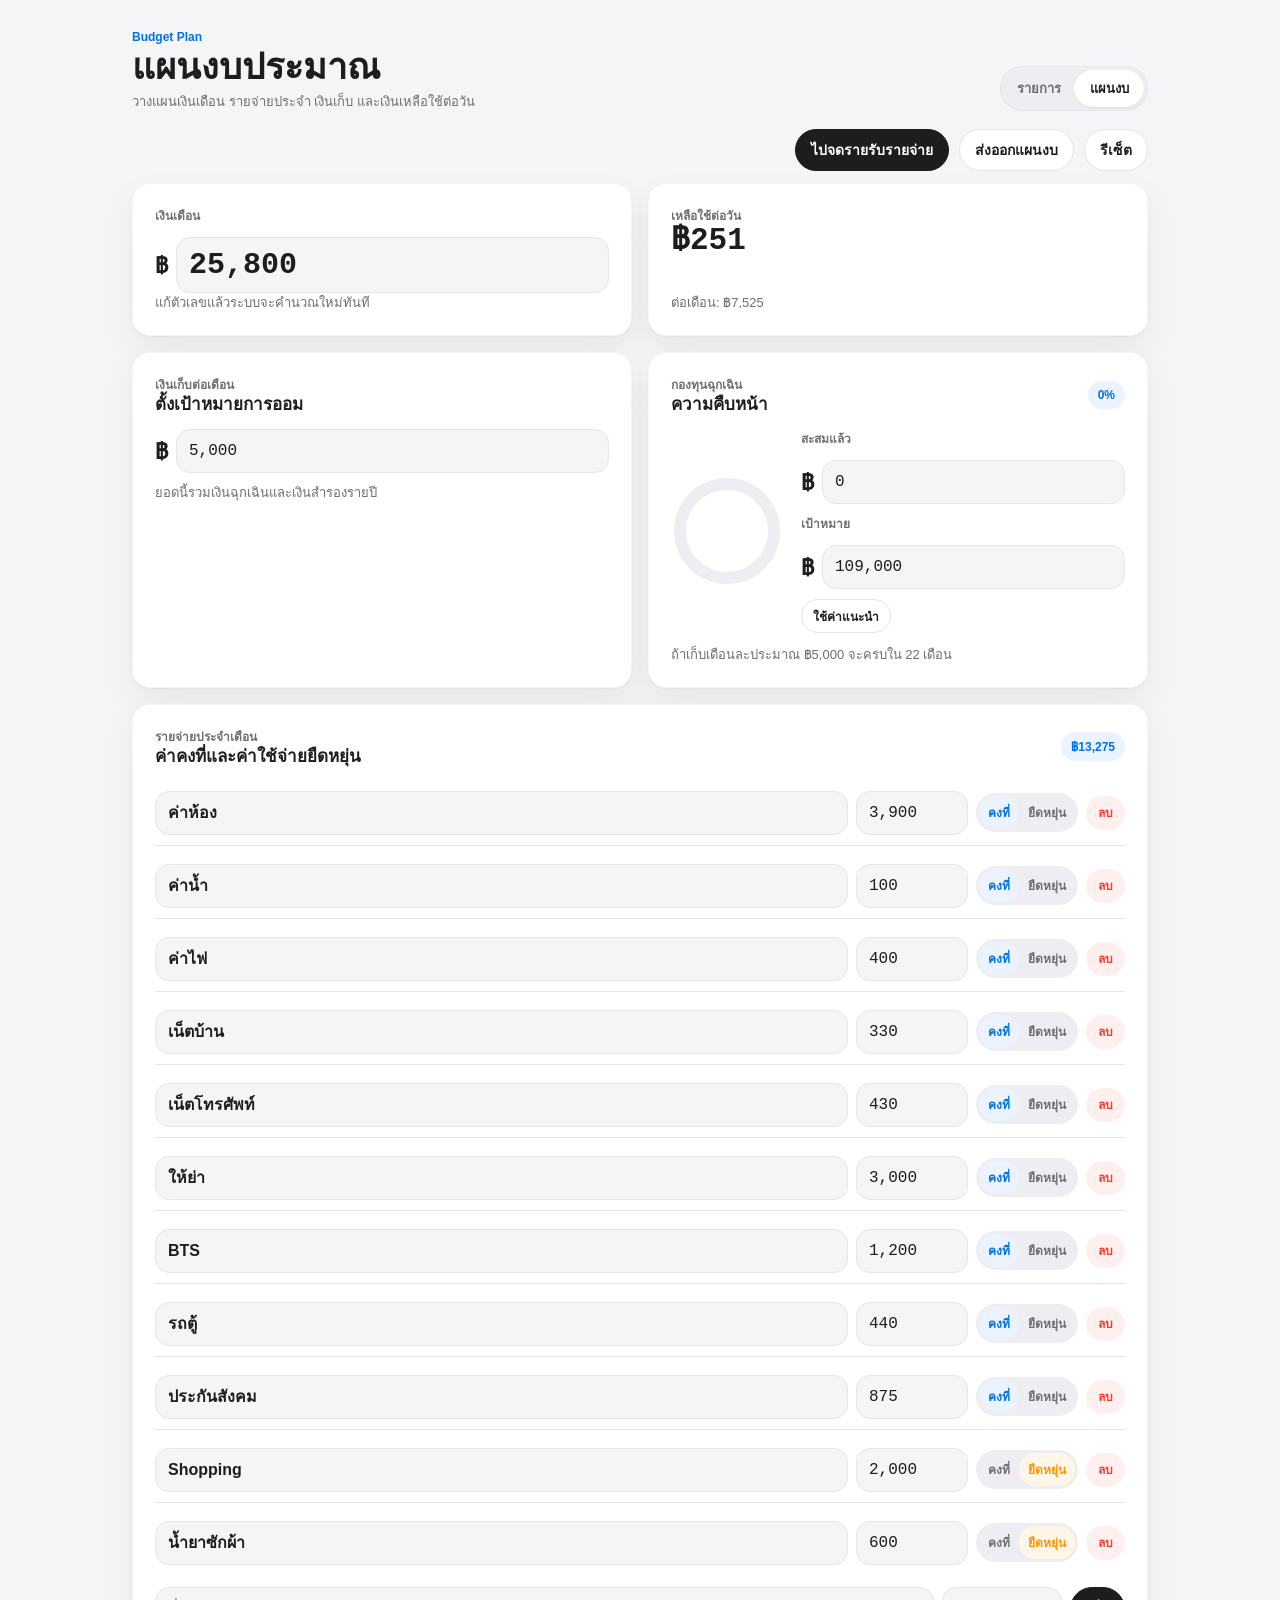
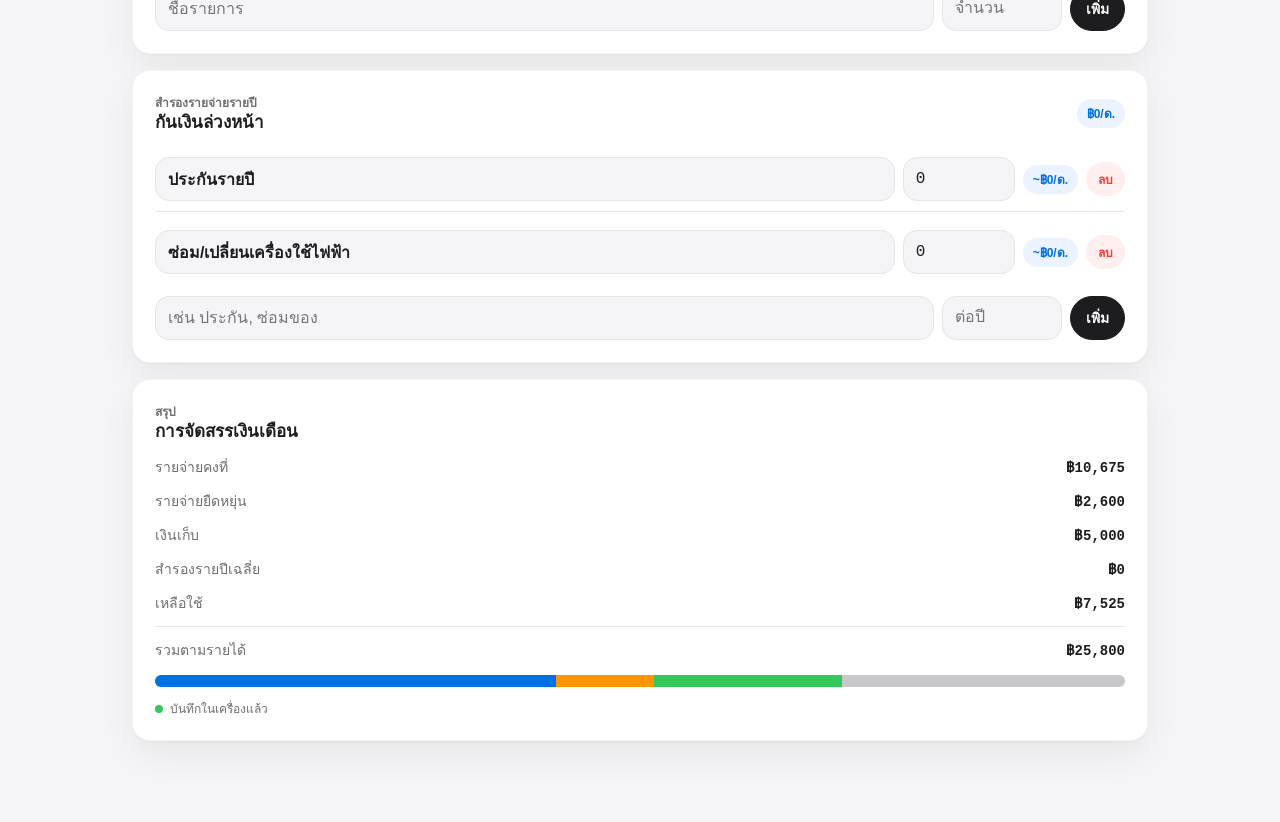
<file: finance-tracker (1).html>
<!DOCTYPE html>
<html lang="th">
<head>
<meta charset="UTF-8">
<meta name="viewport" content="width=device-width, initial-scale=1">
<meta http-equiv="refresh" content="0; url=finance-tracker.html">
<title>เปิดแผนงบประมาณ</title>
<style>
  body{
    margin:0;
    min-height:100vh;
    display:grid;
    place-items:center;
    background:#F5F5F7;
    color:#1D1D1F;
    font-family:-apple-system,BlinkMacSystemFont,"SF Pro Text","Segoe UI",sans-serif;
  }
  a{
    display:inline-flex;
    align-items:center;
    justify-content:center;
    min-height:44px;
    border-radius:999px;
    background:#1D1D1F;
    color:#fff;
    padding:10px 18px;
    text-decoration:none;
    font-weight:700;
  }
  .box{
    width:min(100% - 32px,420px);
    background:#fff;
    border-radius:20px;
    padding:24px;
    box-shadow:0 1px 2px rgba(0,0,0,.04),0 14px 34px rgba(0,0,0,.06);
    text-align:center;
  }
  p{color:#6E6E73;line-height:1.5}
</style>
</head>
<body>
  <main class="box">
    <h1>กำลังเปิดแผนงบประมาณ</h1>
    <p>ถ้าหน้าไม่เปลี่ยนอัตโนมัติ ให้กดปุ่มด้านล่าง</p>
    <a href="finance-tracker.html">เปิดแผนงบ</a>
  </main>
</body>
</html>
</file>
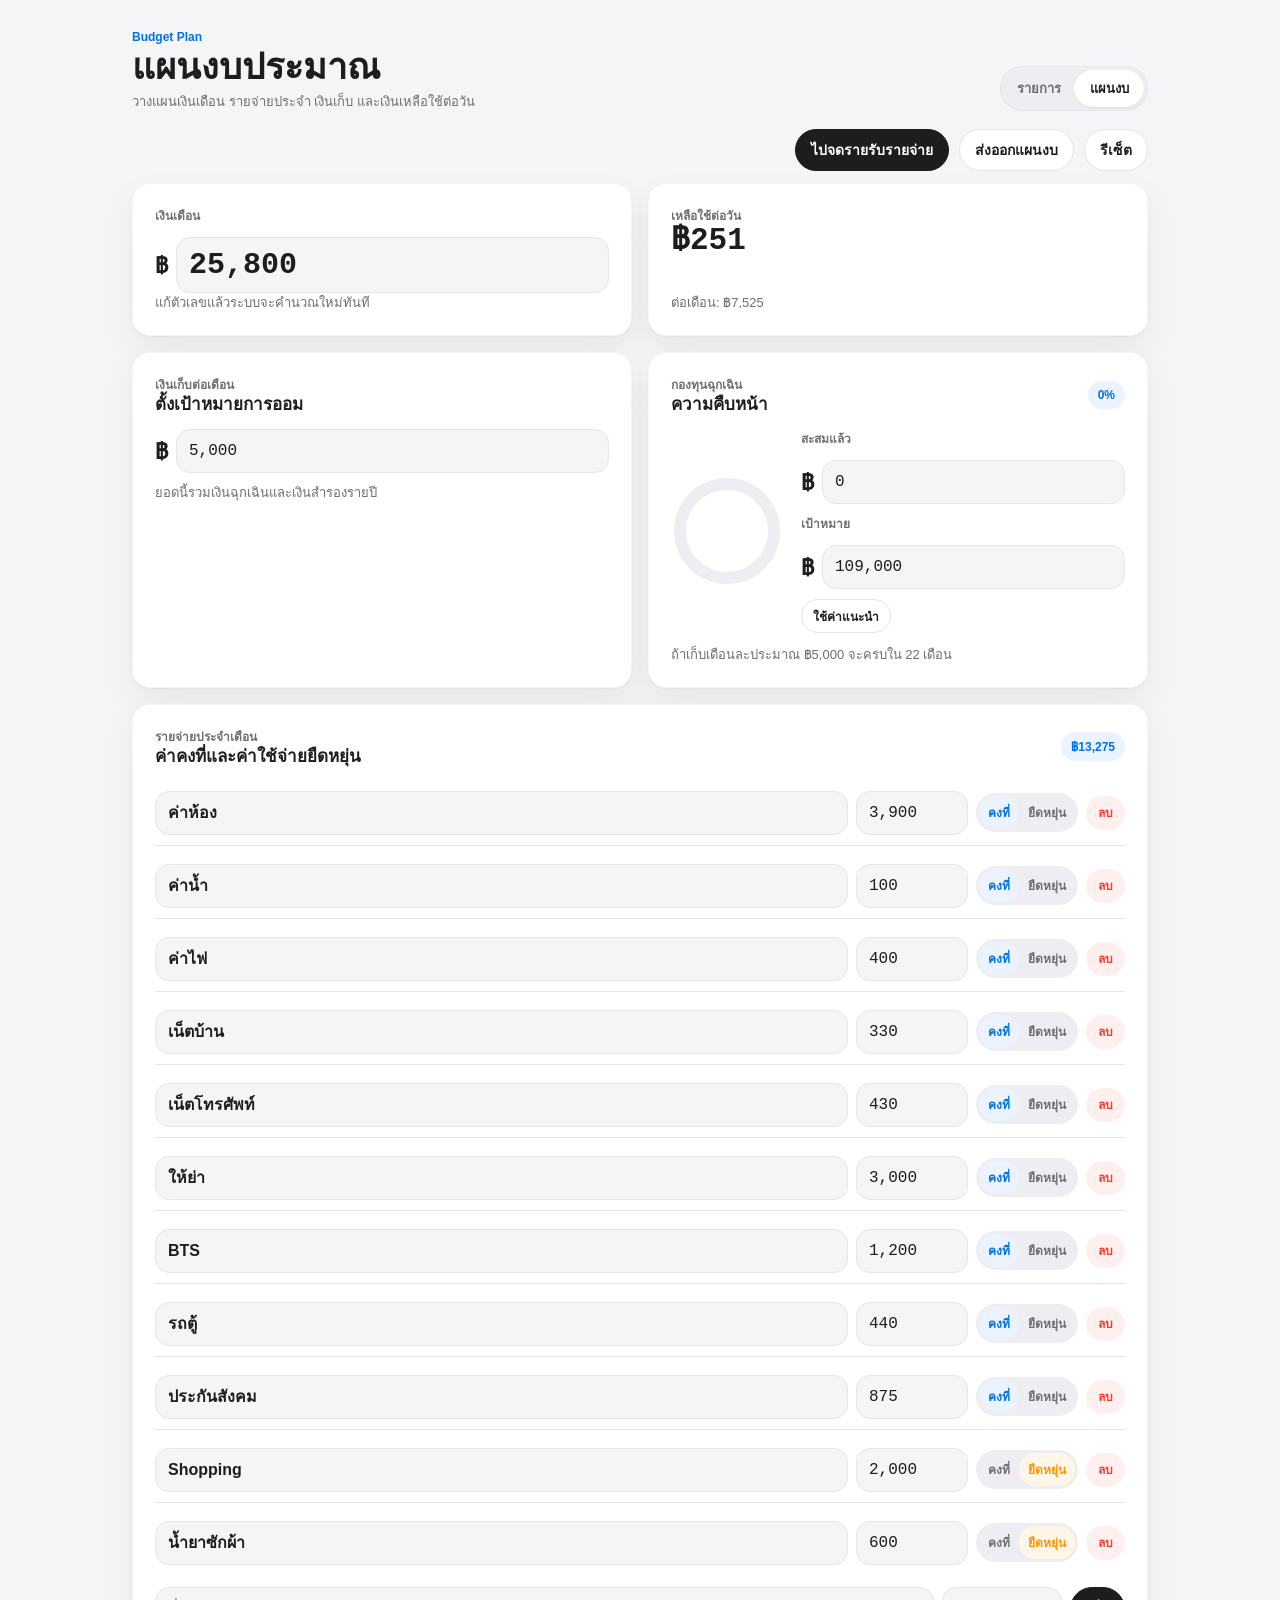
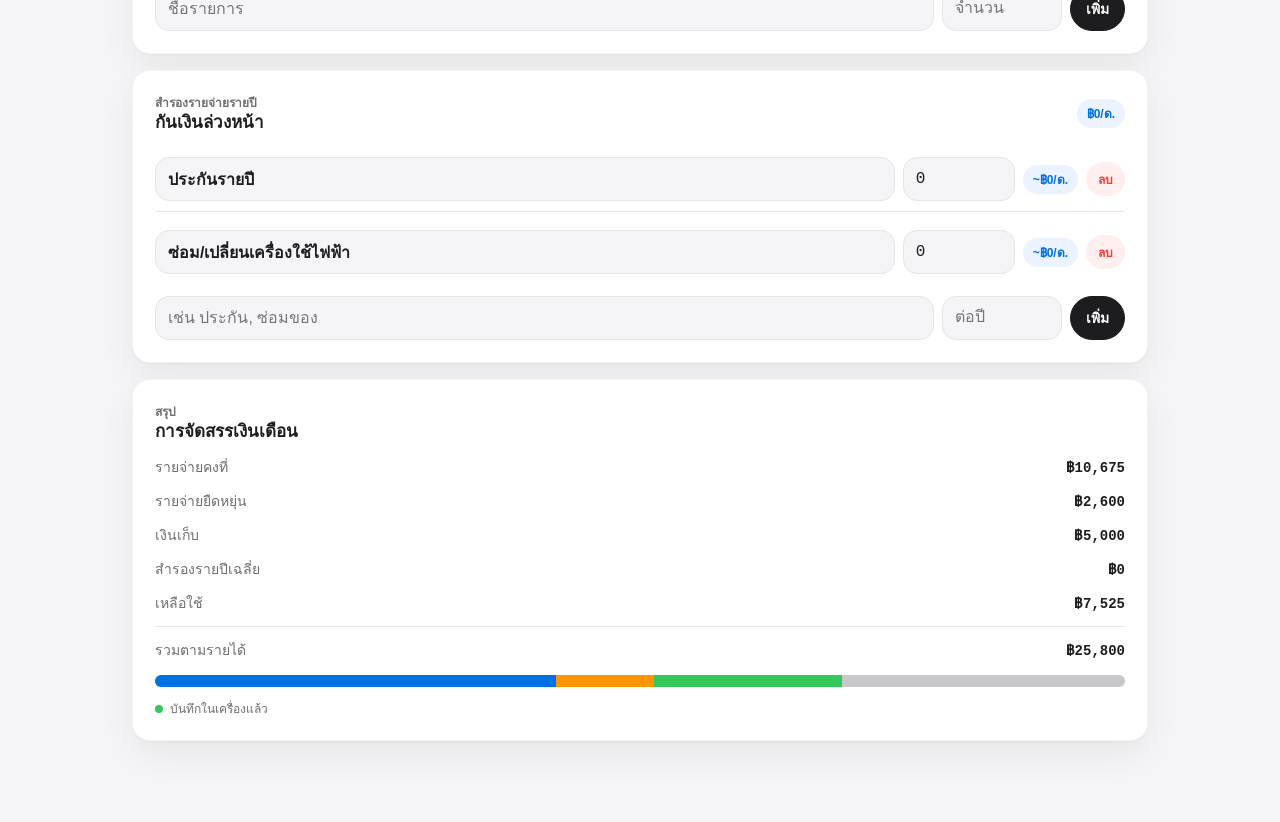
<file: finance-tracker.html>
<!DOCTYPE html>
<html lang="th">
<head>
<meta charset="UTF-8">
<meta name="viewport" content="width=device-width, initial-scale=1, viewport-fit=cover">
<title>Budget Plan</title>
<style>
  :root{
    --bg:#F5F5F7;
    --surface:#FFFFFF;
    --ink:#1D1D1F;
    --ink-soft:#6E6E73;
    --line:#E5E5EA;
    --blue:#0071E3;
    --blue-soft:#EAF3FF;
    --green:#34C759;
    --green-soft:#EAF8EE;
    --orange:#FF9500;
    --orange-soft:#FFF6E8;
    --red:#FF3B30;
    --red-soft:#FFF0EF;
    --shadow:0 1px 2px rgba(0,0,0,.04), 0 14px 34px rgba(0,0,0,.06);
    --radius:18px;
    font-family:-apple-system,BlinkMacSystemFont,"SF Pro Text","Inter","Segoe UI",sans-serif;
  }
  *{box-sizing:border-box}
  html,body{margin:0;background:var(--bg);color:var(--ink);-webkit-font-smoothing:antialiased}
  body,input,button{font:inherit}
  a{color:inherit;text-decoration:none}
  .num{font-family:"SF Mono","SFMono-Regular",ui-monospace,"Roboto Mono",monospace;font-variant-numeric:tabular-nums}
  .app{width:min(100%,1060px);margin:0 auto;padding:22px 16px 88px}
  .app-header{display:flex;justify-content:space-between;align-items:flex-end;gap:16px;margin-bottom:18px}
  .eyebrow{margin:0 0 4px;color:var(--blue);font-size:12px;font-weight:760}
  h1,h2,p{margin:0}
  h1{font-size:30px;line-height:1.08;font-weight:780}
  h2{font-size:17px;line-height:1.25;font-weight:740}
  .sub,.note{color:var(--ink-soft);font-size:13px;line-height:1.5}
  .sub{margin-top:5px}
  .page-switch{display:flex;background:#EDEDF2;border:1px solid rgba(0,0,0,.04);border-radius:999px;padding:3px;flex-shrink:0}
  .switch-link{min-width:70px;padding:8px 12px;border-radius:999px;color:var(--ink-soft);font-size:13px;font-weight:740;text-align:center}
  .switch-link.active{background:#fff;color:var(--ink);box-shadow:0 1px 2px rgba(0,0,0,.08)}
  .grid{display:grid;grid-template-columns:1fr;gap:12px}
  .card{background:var(--surface);border:1px solid rgba(0,0,0,.04);border-radius:var(--radius);box-shadow:var(--shadow);padding:18px}
  .summary-card{min-height:120px;display:flex;flex-direction:column;justify-content:space-between}
  .label{color:var(--ink-soft);font-size:12px;font-weight:760}
  .hero{font-size:31px;line-height:1.05;font-weight:780}
  .hero.negative{color:var(--red)}
  .section-head{display:flex;justify-content:space-between;align-items:center;gap:14px;margin-bottom:14px}
  .pill{display:inline-flex;align-items:center;min-height:28px;border-radius:999px;background:var(--blue-soft);color:var(--blue);padding:5px 10px;font-size:12px;font-weight:760}
  .input-line{display:flex;align-items:center;gap:8px;margin-top:12px}
  .money-prefix{font-size:22px;font-weight:780}
  input{width:100%;min-height:44px;border:1px solid var(--line);border-radius:14px;background:var(--bg);color:var(--ink);padding:10px 12px;outline:0}
  input:focus{border-color:var(--blue);box-shadow:0 0 0 4px var(--blue-soft)}
  .hero-input{font-size:30px;font-weight:780}
  .btn{display:inline-flex;align-items:center;justify-content:center;min-height:42px;border-radius:999px;border:1px solid var(--line);background:#fff;color:var(--ink);padding:9px 15px;font-size:14px;font-weight:760;cursor:pointer}
  .btn.primary{background:var(--ink);border-color:var(--ink);color:#fff}
  .btn.danger{background:var(--red-soft);border-color:transparent;color:var(--red)}
  .btn.small{min-height:34px;padding:6px 11px;font-size:12px}
  .quick-actions{display:grid;grid-template-columns:1fr 1fr;gap:10px;margin-bottom:12px}
  .quick-actions .primary{grid-column:1 / -1}
  .ring-wrap{display:flex;align-items:center;gap:18px;flex-wrap:wrap}
  .ring-info{flex:1;min-width:180px}
  .progress{height:12px;border-radius:999px;background:#EDEDF2;overflow:hidden;margin-top:14px}
  .progress > div{height:100%;transition:width .25s ease}
  .budget-bar{display:flex}
  .row-list{display:grid;gap:8px}
  .item-row{display:grid;grid-template-columns:1fr 112px auto;gap:8px;align-items:center;padding:10px 0;border-bottom:1px solid var(--line)}
  .item-row:last-child{border-bottom:0}
  .item-title{min-width:0}
  .item-title input{font-weight:720}
  .type-toggle{display:flex;background:#EDEDF2;border-radius:999px;padding:3px}
  .type-toggle button{border:0;background:transparent;border-radius:999px;padding:7px 9px;color:var(--ink-soft);font-size:12px;font-weight:760;cursor:pointer}
  .type-toggle button.active.fixed{background:var(--blue-soft);color:var(--blue)}
  .type-toggle button.active.variable{background:var(--orange-soft);color:var(--orange)}
  .add-row{display:grid;grid-template-columns:1fr 120px auto;gap:8px;margin-top:12px}
  .summary-list{display:grid;gap:12px}
  .summary-item{display:flex;justify-content:space-between;gap:12px;font-size:14px}
  .summary-item span:first-child{color:var(--ink-soft)}
  .divider{height:1px;background:var(--line)}
  .save-status{display:flex;align-items:center;gap:7px;color:var(--ink-soft);font-size:12px;margin-top:12px}
  .dot{width:8px;height:8px;border-radius:50%;background:var(--green)}
  @media (min-width:760px){
    .app{padding:30px 22px 80px}
    h1{font-size:36px}
    .grid{grid-template-columns:repeat(2,1fr);gap:16px}
    .wide{grid-column:1 / -1}
    .card{padding:22px}
    .quick-actions{display:flex;justify-content:flex-end}
    .quick-actions .primary{grid-column:auto}
  }
  @media (max-width:560px){
    .app-header{display:block}
    .page-switch{margin-top:16px;width:100%}
    .switch-link{flex:1}
    .item-row{grid-template-columns:1fr;gap:8px}
    .add-row{grid-template-columns:1fr}
    .hero{font-size:29px}
  }
</style>
</head>
<body>
<div class="app">
  <header class="app-header">
    <div>
      <p class="eyebrow">Budget Plan</p>
      <h1>แผนงบประมาณ</h1>
      <p class="sub">วางแผนเงินเดือน รายจ่ายประจำ เงินเก็บ และเงินเหลือใช้ต่อวัน</p>
    </div>
    <nav class="page-switch" aria-label="สลับหน้า">
      <a class="switch-link" href="index.html">รายการ</a>
      <a class="switch-link active" href="finance-tracker.html">แผนงบ</a>
    </nav>
  </header>

  <section class="quick-actions">
    <a class="btn primary" href="index.html">ไปจดรายรับรายจ่าย</a>
    <button class="btn" id="exportBudgetBtn">ส่งออกแผนงบ</button>
    <button class="btn" id="resetBtn">รีเซ็ต</button>
  </section>

  <div class="grid">
    <section class="card summary-card">
      <div>
        <div class="label">เงินเดือน</div>
        <div class="input-line">
          <span class="money-prefix">฿</span>
          <input class="hero-input num" id="incomeInput" inputmode="decimal">
        </div>
      </div>
      <p class="note">แก้ตัวเลขแล้วระบบจะคำนวณใหม่ทันที</p>
    </section>

    <section class="card summary-card">
      <div>
        <div class="label">เหลือใช้ต่อวัน</div>
        <div class="hero num" id="dailyLeftover">฿0</div>
      </div>
      <p class="note" id="monthlyLeftoverNote">ต่อเดือน: ฿0</p>
    </section>

    <section class="card">
      <div class="section-head">
        <div>
          <div class="label">เงินเก็บต่อเดือน</div>
          <h2>ตั้งเป้าหมายการออม</h2>
        </div>
      </div>
      <div class="input-line">
        <span class="money-prefix">฿</span>
        <input class="num" id="monthlySavingInput" inputmode="decimal">
      </div>
      <p class="note" style="margin-top:10px">ยอดนี้รวมเงินฉุกเฉินและเงินสำรองรายปี</p>
    </section>

    <section class="card">
      <div class="section-head">
        <div>
          <div class="label">กองทุนฉุกเฉิน</div>
          <h2>ความคืบหน้า</h2>
        </div>
        <span class="pill" id="emRingPct">0%</span>
      </div>
      <div class="ring-wrap">
        <svg width="112" height="112" viewBox="0 0 112 112" aria-hidden="true">
          <circle cx="56" cy="56" r="47" fill="none" stroke="#EDEDF2" stroke-width="12"/>
          <circle id="emRingFill" cx="56" cy="56" r="47" fill="none" stroke="var(--blue)" stroke-width="12" stroke-linecap="round" stroke-dasharray="295" stroke-dashoffset="295" transform="rotate(-90 56 56)"/>
        </svg>
        <div class="ring-info">
          <div class="label">สะสมแล้ว</div>
          <div class="input-line">
            <span class="money-prefix">฿</span>
            <input class="num" id="emSavedInput" inputmode="decimal">
          </div>
          <div class="label" style="margin-top:10px">เป้าหมาย</div>
          <div class="input-line">
            <span class="money-prefix">฿</span>
            <input class="num" id="emGoalInput" inputmode="decimal">
          </div>
          <button class="btn small" id="emSuggestBtn" style="margin-top:10px">ใช้ค่าแนะนำ</button>
        </div>
      </div>
      <p class="note" id="emEta" style="margin-top:12px">-</p>
    </section>

    <section class="card wide">
      <div class="section-head">
        <div>
          <div class="label">รายจ่ายประจำเดือน</div>
          <h2>ค่าคงที่และค่าใช้จ่ายยืดหยุ่น</h2>
        </div>
        <span class="pill" id="expTotalPill">฿0</span>
      </div>
      <div id="expList" class="row-list"></div>
      <div class="add-row">
        <input id="expNameInput" placeholder="ชื่อรายการ">
        <input id="expAmountInput" class="num" inputmode="decimal" placeholder="จำนวน">
        <button class="btn primary" id="expAddBtn">เพิ่ม</button>
      </div>
    </section>

    <section class="card wide">
      <div class="section-head">
        <div>
          <div class="label">สำรองรายจ่ายรายปี</div>
          <h2>กันเงินล่วงหน้า</h2>
        </div>
        <span class="pill" id="sinkMonthlyPill">฿0/ด.</span>
      </div>
      <div id="sinkList" class="row-list"></div>
      <div class="add-row">
        <input id="sinkNameInput" placeholder="เช่น ประกัน, ซ่อมของ">
        <input id="sinkAmountInput" class="num" inputmode="decimal" placeholder="ต่อปี">
        <button class="btn primary" id="sinkAddBtn">เพิ่ม</button>
      </div>
    </section>

    <section class="card wide">
      <div class="section-head">
        <div>
          <div class="label">สรุป</div>
          <h2>การจัดสรรเงินเดือน</h2>
        </div>
      </div>
      <div class="summary-list" id="summaryList"></div>
      <div class="progress budget-bar">
        <div id="barFixed" style="background:var(--blue)"></div>
        <div id="barVariable" style="background:var(--orange)"></div>
        <div id="barSaving" style="background:var(--green)"></div>
        <div id="barFood" style="background:#C7C7CC"></div>
      </div>
      <div class="save-status"><span class="dot" id="saveDot"></span><span id="saveText">บันทึกแล้ว</span></div>
    </section>
  </div>
</div>

<script>
(function(){
  const STORAGE_KEY = 'budget_plan_v2';
  const SHEETS_URL_KEY = 'ft_sheets_url';
  const DEFAULT_STATE = {
    income: 25800,
    monthlySaving: 5000,
    expenses: [
      {id:'e1', name:'ค่าห้อง', amount:3900, type:'fixed'},
      {id:'e2', name:'ค่าน้ำ', amount:100, type:'fixed'},
      {id:'e3', name:'ค่าไฟ', amount:400, type:'fixed'},
      {id:'e4', name:'เน็ตบ้าน', amount:330, type:'fixed'},
      {id:'e5', name:'เน็ตโทรศัพท์', amount:430, type:'fixed'},
      {id:'e6', name:'ให้ย่า', amount:3000, type:'fixed'},
      {id:'e7', name:'BTS', amount:1200, type:'fixed'},
      {id:'e8', name:'รถตู้', amount:440, type:'fixed'},
      {id:'e9', name:'ประกันสังคม', amount:875, type:'fixed'},
      {id:'e10', name:'Shopping', amount:2000, type:'variable'},
      {id:'e11', name:'น้ำยาซักผ้า', amount:600, type:'variable'}
    ],
    emergency:{ saved:0, goal:0 },
    sinking:[
      {id:'s1', name:'ประกันรายปี', amount:0},
      {id:'s2', name:'ซ่อม/เปลี่ยนเครื่องใช้ไฟฟ้า', amount:0}
    ]
  };

  let state = clone(DEFAULT_STATE);
  let sheetsUrl = '';
  let saveTimer = null;

  function uid(prefix){ return prefix + Date.now().toString(36) + Math.random().toString(36).slice(2,6); }
  function fmt(n){ return Math.round(Number(n)||0).toLocaleString('en-US'); }
  function parseMoney(v){ const n = parseFloat(String(v).replace(/,/g,'')); return Number.isFinite(n) ? n : 0; }
  function clone(obj){ return JSON.parse(JSON.stringify(obj)); }

  function loadState(){
    try{
      const saved = JSON.parse(localStorage.getItem(STORAGE_KEY) || 'null');
      return saved ? Object.assign(clone(DEFAULT_STATE), saved) : clone(DEFAULT_STATE);
    }catch(e){
      return clone(DEFAULT_STATE);
    }
  }

  function isSheetsConnected(){
    return Boolean(sheetsUrl);
  }

  async function budgetRequest(action, params){
    const url = new URL(sheetsUrl);
    url.searchParams.set('action', action);
    Object.keys(params || {}).forEach(key=>{
      if(params[key] !== undefined && params[key] !== null) url.searchParams.set(key, params[key]);
    });
    const res = await fetch(url.toString());
    if(!res.ok) throw new Error('network_error');
    return res.json();
  }

  async function loadBudgetFromSheets(){
    if(!isSheetsConnected()) return false;
    try{
      const data = await budgetRequest('budget_get');
      if(data && data.ok && data.budget){
        state = Object.assign(clone(DEFAULT_STATE), data.budget);
        localStorage.setItem(STORAGE_KEY, JSON.stringify(state));
        setSaveStatus('โหลดแผนงบจาก Google Sheets แล้ว', 'var(--green)');
        return true;
      }
      setSaveStatus('ยังไม่มีแผนงบใน Google Sheets แก้ไขแล้วระบบจะบันทึกให้', 'var(--green)');
    }catch(e){
      setSaveStatus('โหลดจาก Google Sheets ไม่สำเร็จ ใช้ข้อมูลในเครื่องก่อน', 'var(--orange)');
    }
    return false;
  }

  function setSaveStatus(message, color){
    const dot = document.getElementById('saveDot');
    const text = document.getElementById('saveText');
    if(dot) dot.style.background = color;
    if(text) text.textContent = message;
  }

  function saveSoon(){
    const dot = document.getElementById('saveDot');
    const text = document.getElementById('saveText');
    dot.style.background = 'var(--orange)';
    text.textContent = 'กำลังบันทึก...';
    clearTimeout(saveTimer);
    saveTimer = setTimeout(()=>{
      localStorage.setItem(STORAGE_KEY, JSON.stringify(state));
      if(isSheetsConnected()){
        budgetRequest('budget_set', {payload: JSON.stringify(state)})
          .then(()=>setSaveStatus('บันทึกลง Google Sheets แล้ว', 'var(--green)'))
          .catch(()=>setSaveStatus('บันทึกในเครื่องแล้ว แต่ส่ง Google Sheets ไม่สำเร็จ', 'var(--orange)'));
      } else {
        dot.style.background = 'var(--green)';
        text.textContent = 'บันทึกในเครื่องแล้ว';
      }
    }, 250);
  }

  function totals(){
    const fixed = state.expenses.filter(e=>e.type==='fixed').reduce((s,e)=>s+Number(e.amount||0),0);
    const variable = state.expenses.filter(e=>e.type!=='fixed').reduce((s,e)=>s+Number(e.amount||0),0);
    const sinkMonthly = state.sinking.reduce((s,e)=>s+(Number(e.amount||0)/12),0);
    const saving = Number(state.monthlySaving)||0;
    const income = Number(state.income)||0;
    const leftover = income - fixed - variable - saving - sinkMonthly;
    return {fixed, variable, sinkMonthly, saving, income, leftover};
  }

  function suggestedEmergencyGoal(t){
    const dailyBudget = Math.max(t.leftover, 4000);
    return Math.round((t.fixed + dailyBudget) * 6 / 1000) * 1000;
  }

  function render(){
    const t = totals();
    if(!state.emergency.goal) state.emergency.goal = suggestedEmergencyGoal(t);

    document.getElementById('incomeInput').value = fmt(state.income);
    document.getElementById('monthlySavingInput').value = fmt(state.monthlySaving);
    document.getElementById('dailyLeftover').textContent = '฿' + fmt(t.leftover / 30);
    document.getElementById('dailyLeftover').classList.toggle('negative', t.leftover < 0);
    document.getElementById('monthlyLeftoverNote').textContent = 'ต่อเดือน: ฿' + fmt(t.leftover);
    document.getElementById('expTotalPill').textContent = '฿' + fmt(t.fixed + t.variable);

    renderExpenses();
    renderSinking(t);
    renderEmergency(t);
    renderSummary(t);
  }

  function renderExpenses(){
    const list = document.getElementById('expList');
    list.innerHTML = '';
    state.expenses.forEach(item=>{
      const row = document.createElement('div');
      row.className = 'item-row';
      row.innerHTML = `
        <div class="item-title"><input data-kind="expense" data-id="${item.id}" data-field="name" value="${escapeAttr(item.name)}"></div>
        <input class="num" data-kind="expense" data-id="${item.id}" data-field="amount" inputmode="decimal" value="${fmt(item.amount)}">
        <div style="display:flex;gap:8px;align-items:center">
          <div class="type-toggle">
            <button class="${item.type==='fixed'?'active fixed':''}" data-action="type" data-id="${item.id}" data-type="fixed">คงที่</button>
            <button class="${item.type==='variable'?'active variable':''}" data-action="type" data-id="${item.id}" data-type="variable">ยืดหยุ่น</button>
          </div>
          <button class="btn small danger" data-action="delete-expense" data-id="${item.id}">ลบ</button>
        </div>
      `;
      list.appendChild(row);
    });
  }

  function renderSinking(t){
    const list = document.getElementById('sinkList');
    list.innerHTML = '';
    state.sinking.forEach(item=>{
      const monthly = Number(item.amount || 0) / 12;
      const row = document.createElement('div');
      row.className = 'item-row';
      row.innerHTML = `
        <div class="item-title"><input data-kind="sink" data-id="${item.id}" data-field="name" value="${escapeAttr(item.name)}"></div>
        <input class="num" data-kind="sink" data-id="${item.id}" data-field="amount" inputmode="decimal" value="${fmt(item.amount)}">
        <div style="display:flex;gap:8px;align-items:center;justify-content:flex-end">
          <span class="pill">~฿${fmt(monthly)}/ด.</span>
          <button class="btn small danger" data-action="delete-sink" data-id="${item.id}">ลบ</button>
        </div>
      `;
      list.appendChild(row);
    });
    document.getElementById('sinkMonthlyPill').textContent = '฿' + fmt(t.sinkMonthly) + '/ด.';
  }

  function renderEmergency(t){
    document.getElementById('emSavedInput').value = fmt(state.emergency.saved);
    document.getElementById('emGoalInput').value = fmt(state.emergency.goal);
    const pct = state.emergency.goal ? Math.min(100, state.emergency.saved / state.emergency.goal * 100) : 0;
    document.getElementById('emRingFill').style.strokeDashoffset = 295 - (295 * pct / 100);
    document.getElementById('emRingPct').textContent = Math.round(pct) + '%';
    const monthlyToEmergency = Math.max(0, t.saving - t.sinkMonthly);
    const remaining = Math.max(0, state.emergency.goal - state.emergency.saved);
    const eta = document.getElementById('emEta');
    if(remaining <= 0) eta.textContent = 'ถึงเป้าหมายแล้ว';
    else if(monthlyToEmergency > 0) eta.textContent = 'ถ้าเก็บเดือนละประมาณ ฿' + fmt(monthlyToEmergency) + ' จะครบใน ' + Math.ceil(remaining / monthlyToEmergency) + ' เดือน';
    else eta.textContent = 'เงินเก็บถูกใช้กับสำรองรายปีทั้งหมด ลองเพิ่มเงินเก็บต่อเดือน';
  }

  function renderSummary(t){
    document.getElementById('summaryList').innerHTML = `
      <div class="summary-item"><span>รายจ่ายคงที่</span><strong class="num">฿${fmt(t.fixed)}</strong></div>
      <div class="summary-item"><span>รายจ่ายยืดหยุ่น</span><strong class="num">฿${fmt(t.variable)}</strong></div>
      <div class="summary-item"><span>เงินเก็บ</span><strong class="num">฿${fmt(t.saving)}</strong></div>
      <div class="summary-item"><span>สำรองรายปีเฉลี่ย</span><strong class="num">฿${fmt(t.sinkMonthly)}</strong></div>
      <div class="summary-item"><span>เหลือใช้</span><strong class="num">฿${fmt(t.leftover)}</strong></div>
      <div class="divider"></div>
      <div class="summary-item"><span>รวมตามรายได้</span><strong class="num">฿${fmt(t.fixed + t.variable + t.saving + t.sinkMonthly + t.leftover)}</strong></div>
    `;
    const total = Math.max(1, t.income);
    document.getElementById('barFixed').style.width = Math.max(0, t.fixed / total * 100) + '%';
    document.getElementById('barVariable').style.width = Math.max(0, t.variable / total * 100) + '%';
    document.getElementById('barSaving').style.width = Math.max(0, t.saving / total * 100) + '%';
    document.getElementById('barFood').style.width = Math.max(0, t.leftover / total * 100) + '%';
  }

  function escapeAttr(str){
    return String(str).replace(/&/g,'&amp;').replace(/"/g,'&quot;').replace(/</g,'&lt;');
  }

  function bindEvents(){
    document.getElementById('incomeInput').addEventListener('change', e=>{ state.income = parseMoney(e.target.value); render(); saveSoon(); });
    document.getElementById('monthlySavingInput').addEventListener('change', e=>{ state.monthlySaving = parseMoney(e.target.value); render(); saveSoon(); });
    document.getElementById('emSavedInput').addEventListener('change', e=>{ state.emergency.saved = parseMoney(e.target.value); render(); saveSoon(); });
    document.getElementById('emGoalInput').addEventListener('change', e=>{ state.emergency.goal = parseMoney(e.target.value); render(); saveSoon(); });
    document.getElementById('emSuggestBtn').addEventListener('click', ()=>{ state.emergency.goal = suggestedEmergencyGoal(totals()); render(); saveSoon(); });

    document.getElementById('expAddBtn').addEventListener('click', ()=>{
      const name = document.getElementById('expNameInput').value.trim();
      if(!name) return;
      state.expenses.push({id:uid('e'), name, amount:parseMoney(document.getElementById('expAmountInput').value), type:'variable'});
      document.getElementById('expNameInput').value = '';
      document.getElementById('expAmountInput').value = '';
      render(); saveSoon();
    });

    document.getElementById('sinkAddBtn').addEventListener('click', ()=>{
      const name = document.getElementById('sinkNameInput').value.trim();
      if(!name) return;
      state.sinking.push({id:uid('s'), name, amount:parseMoney(document.getElementById('sinkAmountInput').value)});
      document.getElementById('sinkNameInput').value = '';
      document.getElementById('sinkAmountInput').value = '';
      render(); saveSoon();
    });

    document.body.addEventListener('click', e=>{
      const action = e.target.dataset.action;
      const id = e.target.dataset.id;
      if(action === 'delete-expense') state.expenses = state.expenses.filter(item=>item.id !== id);
      else if(action === 'delete-sink') state.sinking = state.sinking.filter(item=>item.id !== id);
      else if(action === 'type'){
        const item = state.expenses.find(exp=>exp.id === id);
        if(item) item.type = e.target.dataset.type;
      } else return;
      render(); saveSoon();
    });

    document.body.addEventListener('change', e=>{
      const kind = e.target.dataset.kind;
      const id = e.target.dataset.id;
      const field = e.target.dataset.field;
      if(!kind || !id || !field) return;
      const list = kind === 'expense' ? state.expenses : state.sinking;
      const item = list.find(row=>row.id === id);
      if(!item) return;
      item[field] = field === 'amount' ? parseMoney(e.target.value) : e.target.value.trim();
      render(); saveSoon();
    });

    document.getElementById('exportBudgetBtn').addEventListener('click', ()=>{
      const payload = {
        income: state.income,
        monthlySaving: state.monthlySaving,
        expenses: state.expenses.map(({name,amount,type})=>({name,amount,type})),
        emergency: state.emergency,
        sinking: state.sinking
      };
      const blob = new Blob([JSON.stringify(payload, null, 2)], {type:'application/json'});
      const url = URL.createObjectURL(blob);
      const a = document.createElement('a');
      a.href = url;
      a.download = 'budget-export.json';
      document.body.appendChild(a);
      a.click();
      a.remove();
      URL.revokeObjectURL(url);
    });

    document.getElementById('resetBtn').addEventListener('click', ()=>{
      if(!confirm('รีเซ็ตแผนงบกลับเป็นค่าเริ่มต้น?')) return;
      state = clone(DEFAULT_STATE);
      render(); saveSoon();
    });
  }

  async function init(){
    sheetsUrl = localStorage.getItem(SHEETS_URL_KEY) || '';
    state = loadState();
    bindEvents();
    render();
    if(isSheetsConnected()){
      setSaveStatus('กำลังโหลดแผนงบจาก Google Sheets...', 'var(--orange)');
      const loaded = await loadBudgetFromSheets();
      if(loaded) render();
    } else {
      setSaveStatus('บันทึกในเครื่องแล้ว', 'var(--green)');
    }
  }

  init();
})();
</script>
</body>
</html>
</file>
